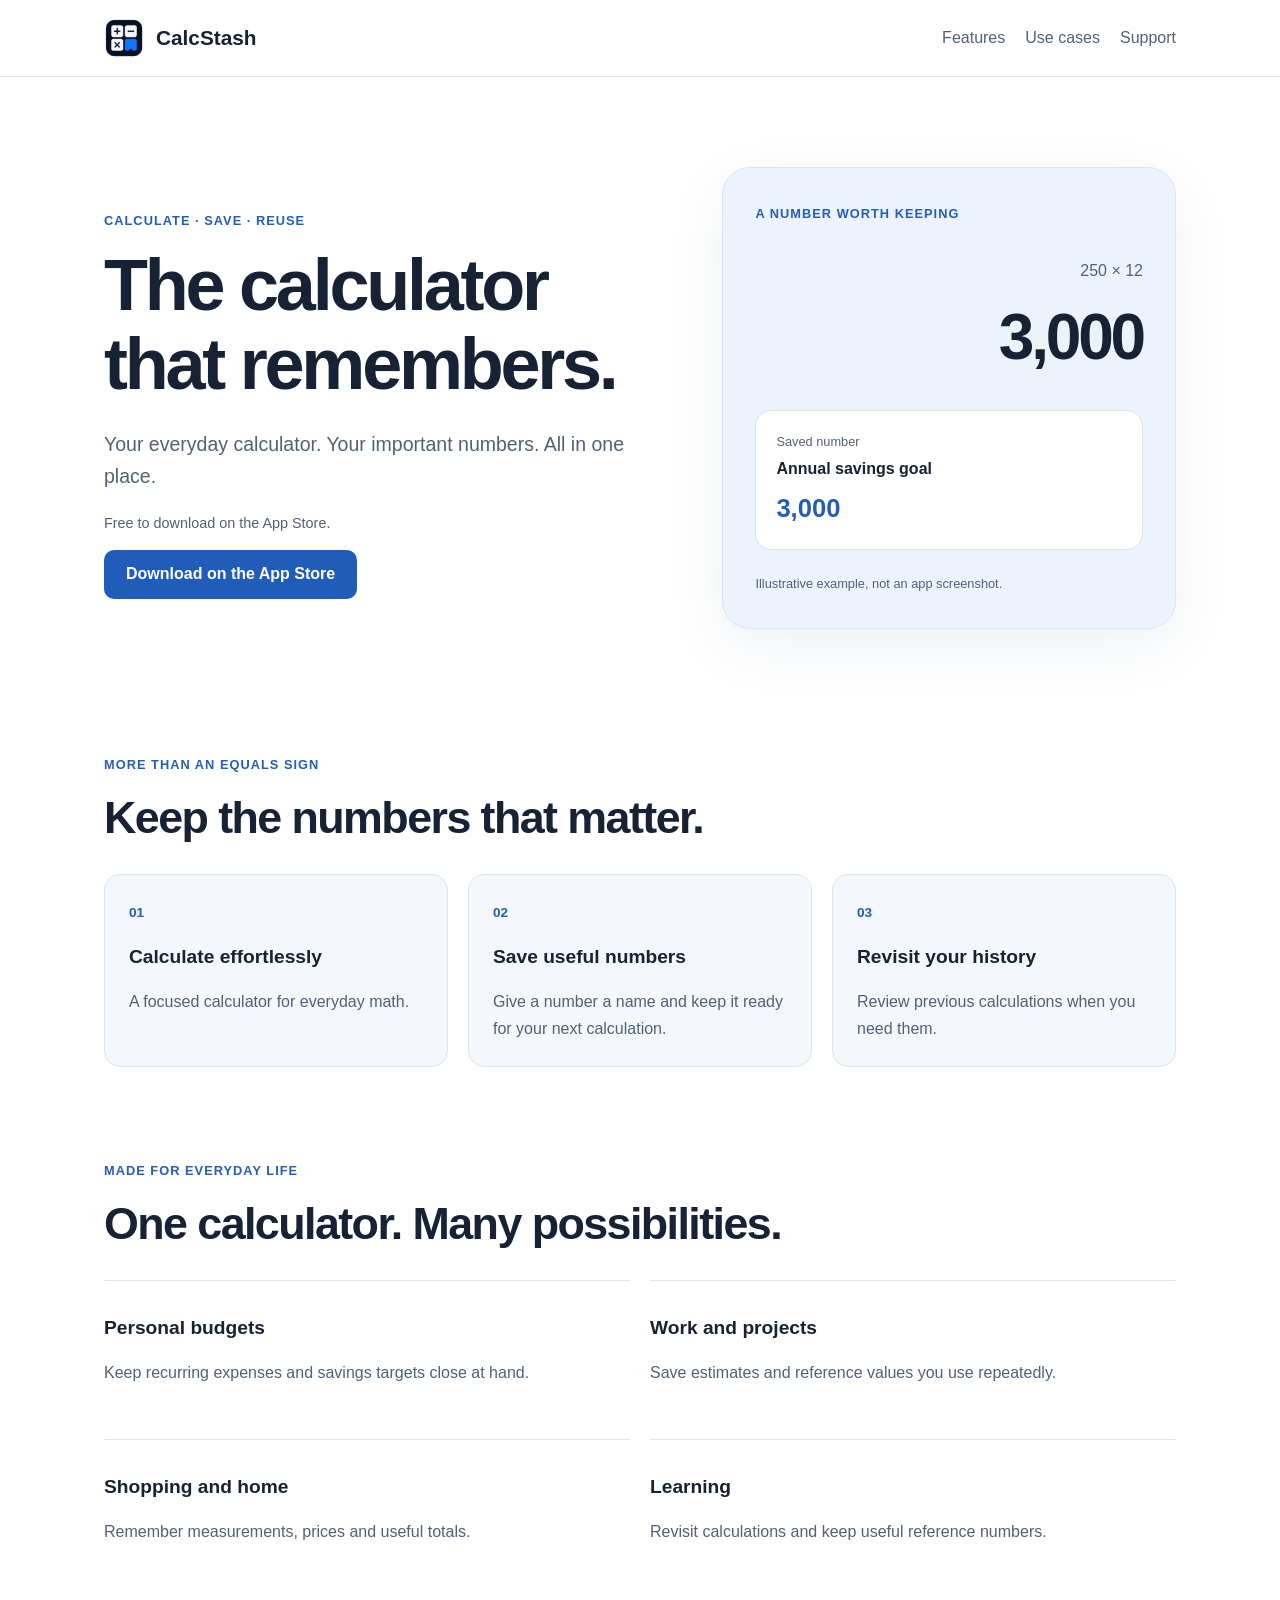
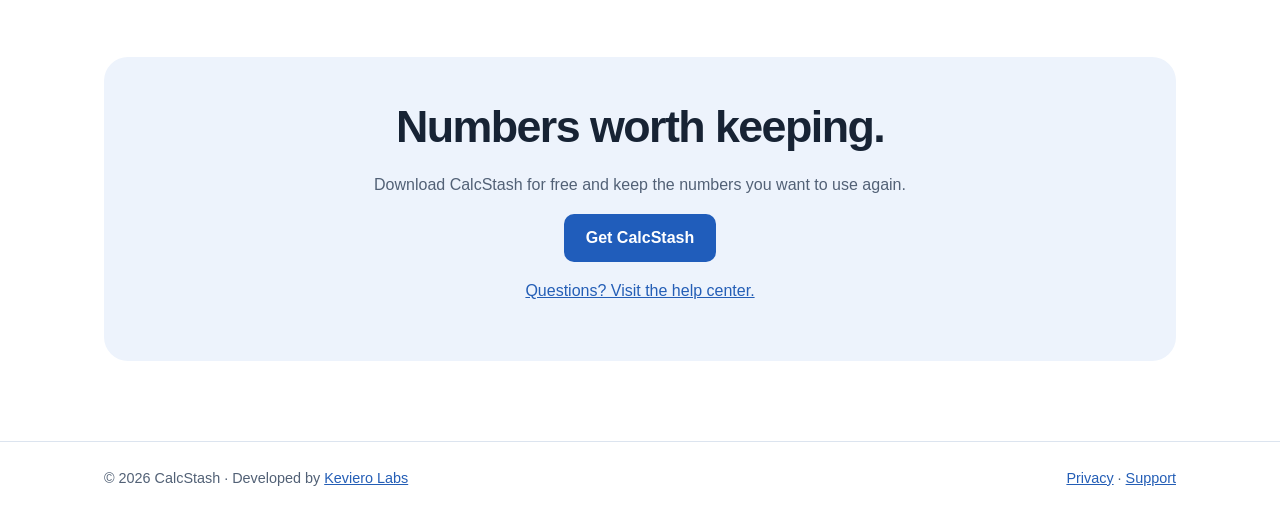
<file: index.html>
<!doctype html>
<html lang="en"><head><meta charset="utf-8"><meta name="viewport" content="width=device-width, initial-scale=1"><meta name="theme-color" content="#ffffff"><meta name="description" content="CalcStash is a free calculator that remembers. Calculate, name and save useful numbers, and revisit your calculation history."><meta property="og:title" content="CalcStash — The calculator that remembers"><meta property="og:description" content="Calculate today. Keep the numbers you need tomorrow."><meta name="twitter:card" content="summary"><meta property="og:site_name" content="CalcStash"><meta property="og:type" content="website"><meta property="og:url" content="https://calc-stash.com/"><link rel="canonical" href="https://calc-stash.com/"><title>CalcStash — The calculator that remembers</title><link rel="stylesheet" href="/styles.css"><meta name="apple-itunes-app" content="app-id=6825376806"><link rel="icon" type="image/svg+xml" href="/assets/calcstash-icon.svg"></head>
<body class="launch"><a class="skip" href="#main">Skip to content</a><header><div class="wrap"><nav aria-label="Main navigation"><a class="brand" href="/"><img class="brand-icon" src="/assets/calcstash-icon.svg" width="40" height="40" alt="">CalcStash</a><div class="links"><a href="#features">Features</a><a href="#examples">Use cases</a><a href="/support/">Support</a></div></nav></div></header>
<main id="main"><section class="wrap launch-hero"><div><p class="eyebrow">Calculate · Save · Reuse</p><h1>The calculator that remembers.</h1><p class="lead">Your everyday calculator. Your important numbers. All in one place.</p><p class="release-note">Free to download on the App Store.</p><a class="pill" href="https://apps.apple.com/us/app/calcstash/id6825376806">Download on the App Store</a></div><div class="concept" aria-label="Illustrative example of saving a calculation"><span class="eyebrow">A number worth keeping</span><div class="equation">250 × 12</div><div class="result">3,000</div><div class="saved"><span>Saved number</span><strong>Annual savings goal</strong><b>3,000</b></div><small>Illustrative example, not an app screenshot.</small></div></section>
<section class="wrap section" id="features"><p class="eyebrow">More than an equals sign</p><h2>Keep the numbers that matter.</h2><div class="cards"><article class="card"><span class="feature-number">01</span><h3>Calculate effortlessly</h3><p>A focused calculator for everyday math.</p></article><article class="card"><span class="feature-number">02</span><h3>Save useful numbers</h3><p>Give a number a name and keep it ready for your next calculation.</p></article><article class="card"><span class="feature-number">03</span><h3>Revisit your history</h3><p>Review previous calculations when you need them.</p></article></div></section>
<section class="wrap section" id="examples"><p class="eyebrow">Made for everyday life</p><h2>One calculator. Many possibilities.</h2><div class="examples"><article><h3>Personal budgets</h3><p>Keep recurring expenses and savings targets close at hand.</p></article><article><h3>Work and projects</h3><p>Save estimates and reference values you use repeatedly.</p></article><article><h3>Shopping and home</h3><p>Remember measurements, prices and useful totals.</p></article><article><h3>Learning</h3><p>Revisit calculations and keep useful reference numbers.</p></article></div></section>
<section class="wrap section"><div class="closing"><h2>Numbers worth keeping.</h2><p>Download CalcStash for free and keep the numbers you want to use again.</p><a class="pill" href="https://apps.apple.com/us/app/calcstash/id6825376806">Get CalcStash</a><p><a href="/support/">Questions? Visit the help center.</a></p></div></section></main>
<footer><div class="wrap"><span>© 2026 CalcStash · Developed by <a href="https://keviero.com/">Keviero Labs</a></span><span><a href="/privacy/">Privacy</a> · <a href="/support/">Support</a></span></div></footer></body></html>
</file>
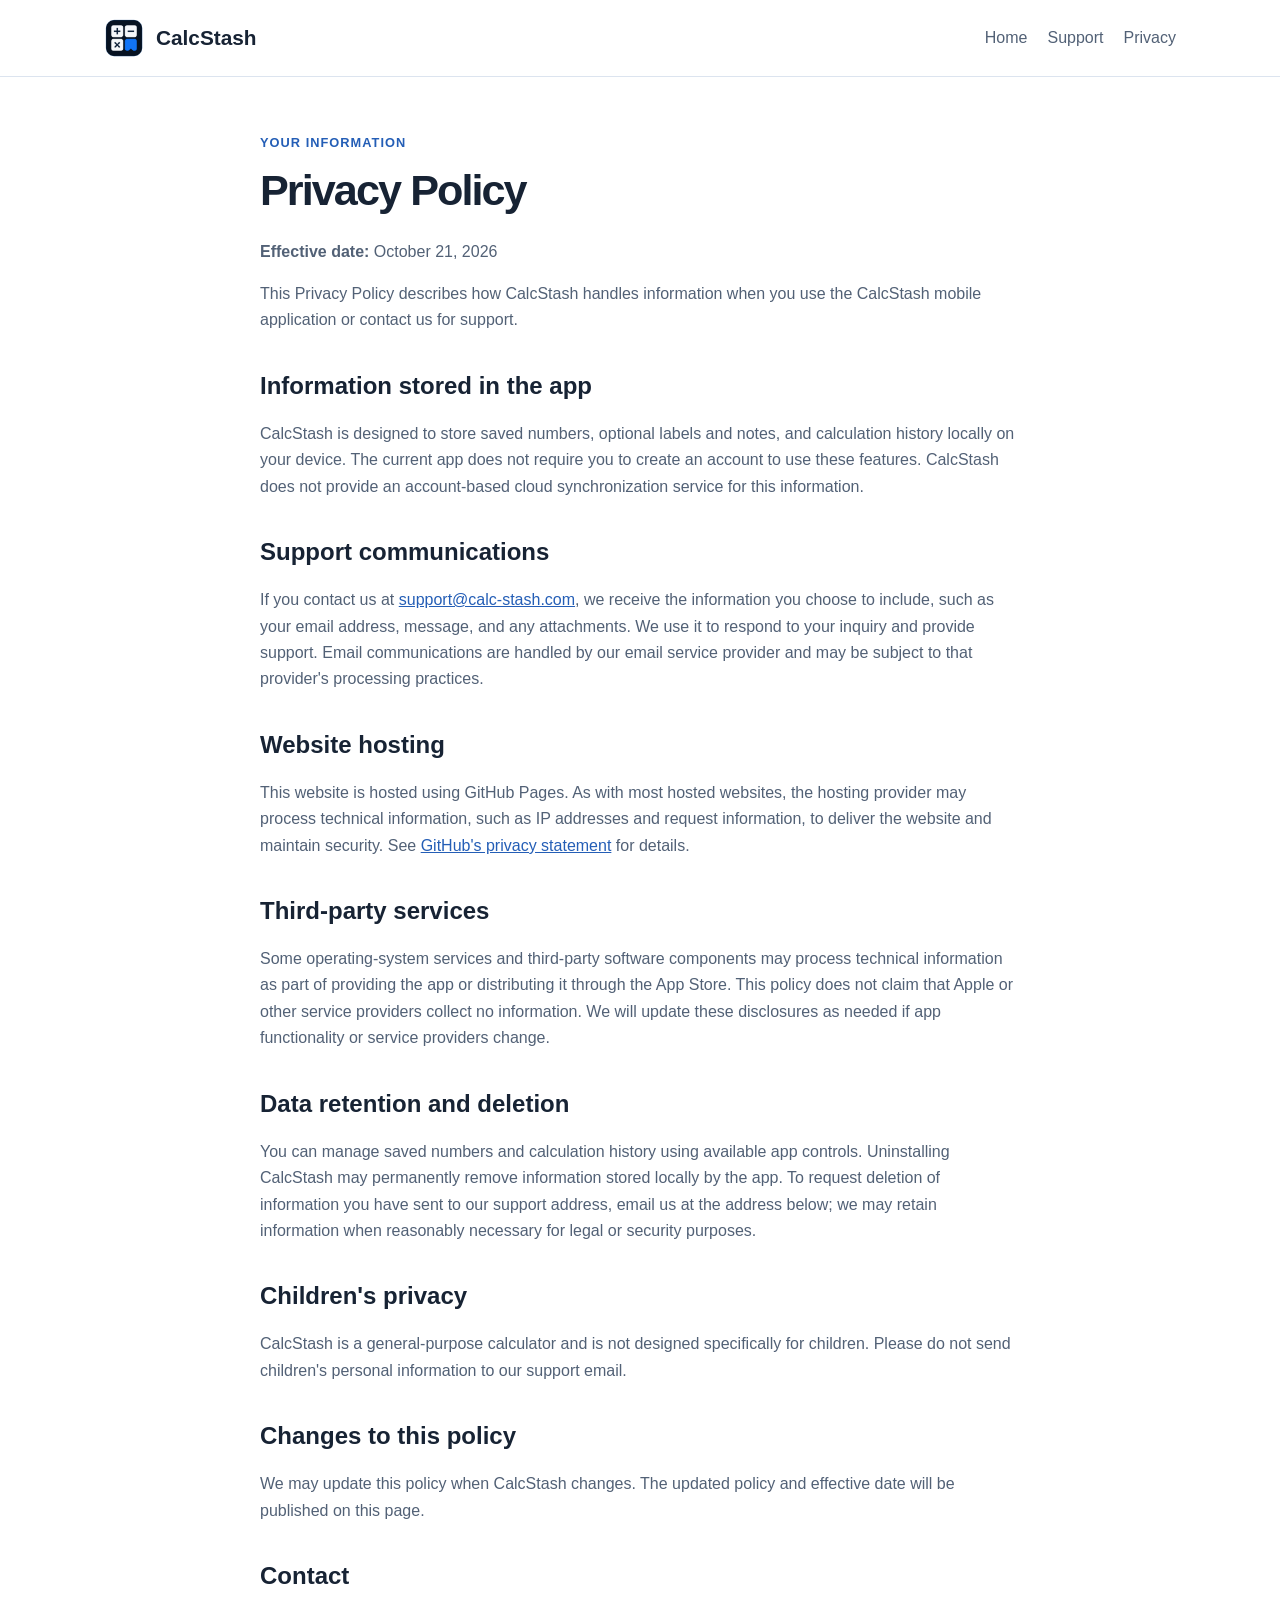
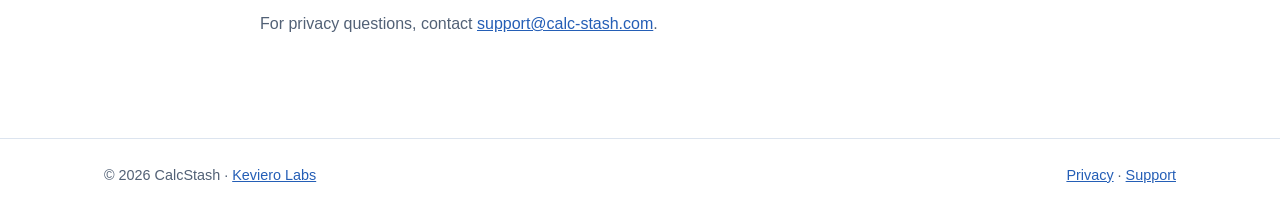
<file: privacy/index.html>
<!doctype html><html lang="en"><head><meta charset="utf-8"><meta name="viewport" content="width=device-width, initial-scale=1"><meta name="theme-color" content="#ffffff"><meta name="description" content="Read how CalcStash handles information and locally saved calculations."><title>Privacy Policy — CalcStash</title><link rel="stylesheet" href="/styles.css"><link rel="canonical" href="https://calc-stash.com/privacy/"><link rel="icon" type="image/svg+xml" href="/assets/calcstash-icon.svg"></head><body class="launch"><a class="skip" href="#main">Skip to content</a><header><div class="wrap"><nav aria-label="Main navigation"><a class="brand" href="/"><img class="brand-icon" src="/assets/calcstash-icon.svg" width="40" height="40" alt="">CalcStash</a><div class="links"><a href="/">Home</a><a href="/support/">Support</a><a href="/privacy/">Privacy</a></div></nav></div></header><main id="main" class="wrap"><article class="content"><div class="eyebrow">Your information</div><h1>Privacy Policy</h1><p><strong>Effective date:</strong> October 21, 2026</p><p>This Privacy Policy describes how CalcStash handles information when you use the CalcStash mobile application or contact us for support.</p><h2>Information stored in the app</h2><p>CalcStash is designed to store saved numbers, optional labels and notes, and calculation history locally on your device. The current app does not require you to create an account to use these features. CalcStash does not provide an account-based cloud synchronization service for this information.</p><h2>Support communications</h2><p>If you contact us at <a href="mailto:support@calc-stash.com">support@calc-stash.com</a>, we receive the information you choose to include, such as your email address, message, and any attachments. We use it to respond to your inquiry and provide support. Email communications are handled by our email service provider and may be subject to that provider's processing practices.</p><h2>Website hosting</h2><p>This website is hosted using GitHub Pages. As with most hosted websites, the hosting provider may process technical information, such as IP addresses and request information, to deliver the website and maintain security. See <a href="https://docs.github.com/en/site-policy/privacy-policies/github-general-privacy-statement">GitHub's privacy statement</a> for details.</p><h2>Third-party services</h2><p>Some operating-system services and third-party software components may process technical information as part of providing the app or distributing it through the App Store. This policy does not claim that Apple or other service providers collect no information. We will update these disclosures as needed if app functionality or service providers change.</p><h2>Data retention and deletion</h2><p>You can manage saved numbers and calculation history using available app controls. Uninstalling CalcStash may permanently remove information stored locally by the app. To request deletion of information you have sent to our support address, email us at the address below; we may retain information when reasonably necessary for legal or security purposes.</p><h2>Children's privacy</h2><p>CalcStash is a general-purpose calculator and is not designed specifically for children. Please do not send children's personal information to our support email.</p><h2>Changes to this policy</h2><p>We may update this policy when CalcStash changes. The updated policy and effective date will be published on this page.</p><h2>Contact</h2><p>For privacy questions, contact <a href="mailto:support@calc-stash.com">support@calc-stash.com</a>.</p></article></main><footer><div class="wrap"><span>© 2026 CalcStash · <a href="https://keviero.com/">Keviero Labs</a></span><span><a href="/privacy/">Privacy</a> · <a href="/support/">Support</a></span></div></footer></body></html>
</file>
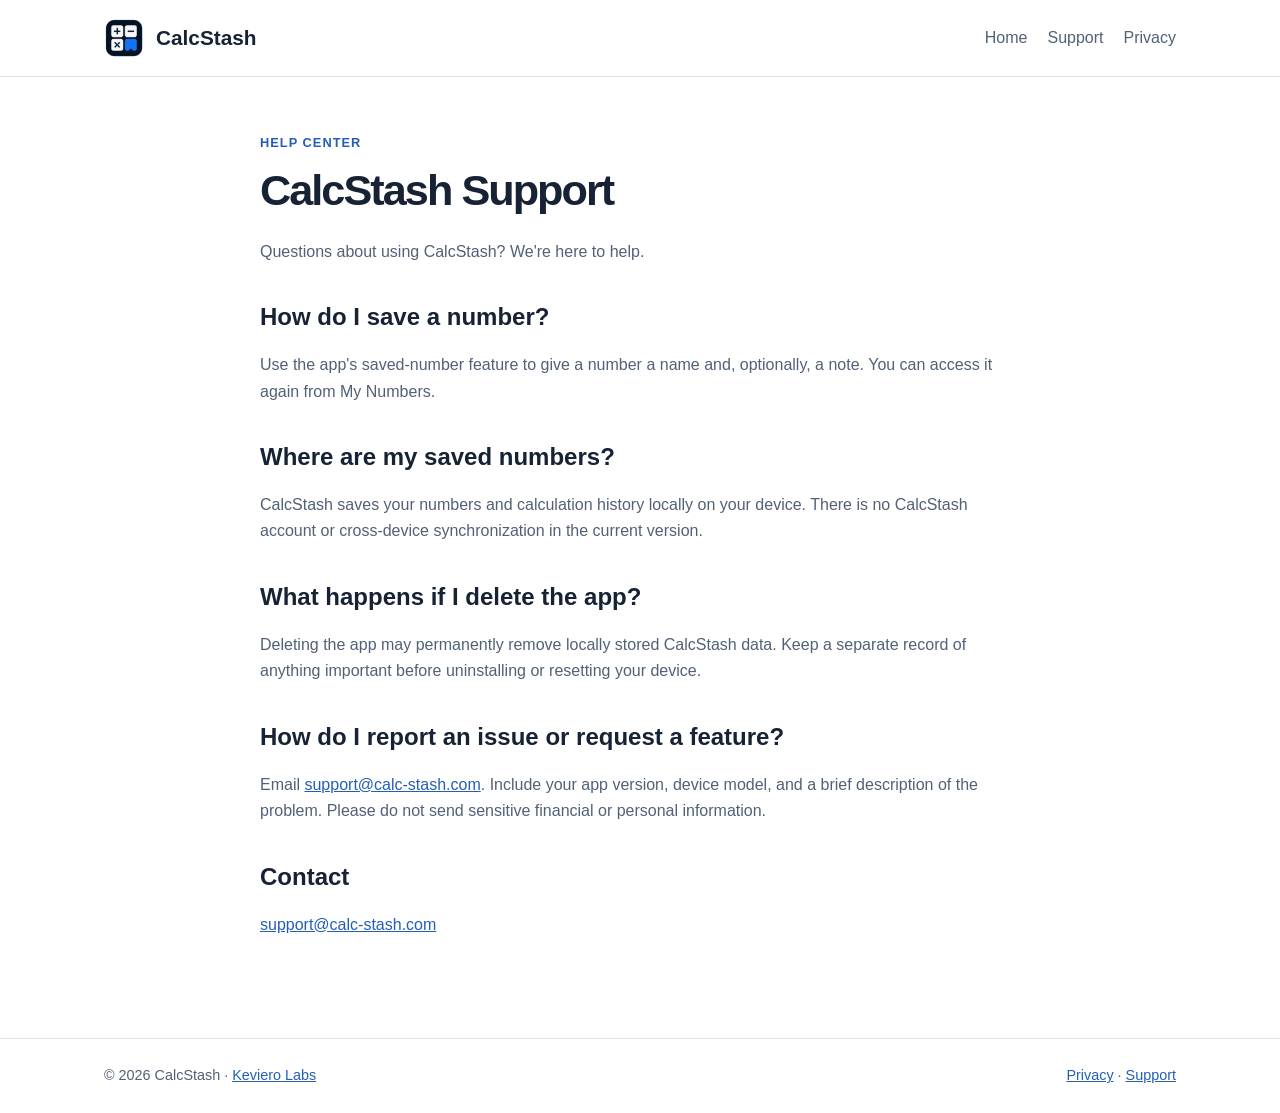
<file: support/index.html>
<!doctype html><html lang="en"><head><meta charset="utf-8"><meta name="viewport" content="width=device-width, initial-scale=1"><meta name="theme-color" content="#ffffff"><meta name="description" content="CalcStash support and frequently asked questions"><title>Support — CalcStash</title><link rel="stylesheet" href="/styles.css"><link rel="canonical" href="https://calc-stash.com/support/"><link rel="icon" type="image/svg+xml" href="/assets/calcstash-icon.svg"></head><body class="launch"><a class="skip" href="#main">Skip to content</a><header><div class="wrap"><nav aria-label="Main navigation"><a class="brand" href="/"><img class="brand-icon" src="/assets/calcstash-icon.svg" width="40" height="40" alt="">CalcStash</a><div class="links"><a href="/">Home</a><a href="/support/">Support</a><a href="/privacy/">Privacy</a></div></nav></div></header><main id="main" class="wrap"><article class="content"><div class="eyebrow">Help center</div><h1>CalcStash Support</h1><p>Questions about using CalcStash? We're here to help.</p><h2>How do I save a number?</h2><p>Use the app's saved-number feature to give a number a name and, optionally, a note. You can access it again from My Numbers.</p><h2>Where are my saved numbers?</h2><p>CalcStash saves your numbers and calculation history locally on your device. There is no CalcStash account or cross-device synchronization in the current version.</p><h2>What happens if I delete the app?</h2><p>Deleting the app may permanently remove locally stored CalcStash data. Keep a separate record of anything important before uninstalling or resetting your device.</p><h2>How do I report an issue or request a feature?</h2><p>Email <a href="mailto:support@calc-stash.com">support@calc-stash.com</a>. Include your app version, device model, and a brief description of the problem. Please do not send sensitive financial or personal information.</p><h2>Contact</h2><p><a href="mailto:support@calc-stash.com">support@calc-stash.com</a></p></article></main><footer><div class="wrap"><span>© 2026 CalcStash · <a href="https://keviero.com/">Keviero Labs</a></span><span><a href="/privacy/">Privacy</a> · <a href="/support/">Support</a></span></div></footer></body></html>
</file>
<file: styles.css>
:root{color-scheme:dark;--bg:#090e19;--surface:#131d30;--text:#f5f8ff;--muted:#a8b6cb;--blue:#4a91ff;--border:#2a3851}*{box-sizing:border-box}body{margin:0;background:var(--bg);color:var(--text);font-family:-apple-system,BlinkMacSystemFont,"Segoe UI",sans-serif;line-height:1.65}a{color:#83b5ff}a:hover{text-decoration:none}.wrap{max-width:960px;margin:auto;padding:0 24px}header{border-bottom:1px solid var(--border)}nav{display:flex;justify-content:space-between;align-items:center;gap:16px;min-height:76px}nav .brand{font-size:1.3rem;font-weight:750;color:white;text-decoration:none}nav .links{display:flex;gap:20px;flex-wrap:wrap}nav .links a{color:var(--muted);text-decoration:none}nav .links a:hover{color:white}.mark{display:inline-grid;place-items:center;background:#256de8;border-radius:11px;width:36px;height:36px;margin-right:10px;color:white}.hero{text-align:center;padding:100px 0 84px}.eyebrow{color:var(--blue);font-weight:650;letter-spacing:.08em;text-transform:uppercase;font-size:.8rem}h1{font-size:clamp(2.4rem,6vw,4.5rem);line-height:1.1;letter-spacing:-.045em;margin:14px 0 24px}h2{font-size:1.5rem;line-height:1.3}p{color:var(--muted)}.lead{font-size:1.22rem;max-width:600px;margin:0 auto 30px}.pill{display:inline-block;padding:11px 22px;background:#236ce5;color:white;text-decoration:none;border-radius:10px;font-weight:650}.cards{display:grid;grid-template-columns:repeat(3,1fr);gap:16px;margin:16px 0 90px}.card{background:var(--surface);border:1px solid var(--border);border-radius:16px;padding:24px}.card p{margin-bottom:0}.content{max-width:760px;margin:55px auto 100px}.content h1{font-size:2.7rem}.content h2{margin-top:36px}.content li{margin-bottom:10px;color:var(--muted)}footer{border-top:1px solid var(--border);padding:25px 0;color:var(--muted);font-size:.9rem}footer .wrap{display:flex;justify-content:space-between;gap:12px;flex-wrap:wrap}@media(max-width:640px){nav{align-items:flex-start;flex-direction:column;padding:18px 0}.hero{padding:70px 0}.cards{grid-template-columns:1fr;margin-bottom:60px}.content{margin:35px auto 70px}}
.launch{color-scheme:light;--bg:#fff;--surface:#f4f7fc;--text:#172334;--muted:#526176;--blue:#245eb6;--border:#dce4ef}.launch a{color:#245eb6}.launch nav .brand{color:var(--text)}.launch nav .links a:hover{color:var(--blue)}.launch .pill{color:white;background:#205dbb}.launch .wrap{max-width:1120px}.launch-hero{display:grid;grid-template-columns:1.1fr .9fr;align-items:center;gap:64px;padding-top:90px;padding-bottom:80px}.launch .lead{margin:0 0 20px}.release-note{font-size:.9rem}.concept{background:#edf3fc;border:1px solid var(--border);border-radius:28px;padding:32px;box-shadow:0 18px 60px #183b6712}.equation{text-align:right;color:var(--muted);margin-top:32px}.result{text-align:right;font-size:clamp(2rem,7vw,4rem);font-weight:700;letter-spacing:-.05em}.saved{display:grid;gap:4px;background:white;border:1px solid var(--border);border-radius:16px;padding:20px;margin:20px 0}.saved span,.concept small{font-size:.8rem;color:var(--muted)}.saved b{font-size:1.6rem;color:var(--blue)}.section{padding-top:32px;padding-bottom:48px;scroll-margin-top:24px}.section h2{font-size:clamp(1.8rem,4vw,2.8rem);letter-spacing:-.035em;margin:12px 0 28px}.launch .cards{margin:0;gap:20px}.feature-number{color:var(--blue);font-weight:700;font-size:.85rem}.launch h3{line-height:1.3;font-size:1.2rem}.examples{display:grid;grid-template-columns:1fr 1fr;gap:20px}.examples article{border-top:1px solid var(--border);padding:16px 0}.closing{background:#edf3fc;border-radius:24px;padding:40px;text-align:center}.closing h2{margin:0}.skip{position:absolute;left:12px;top:-100px;background:white;padding:12px;z-index:10}.skip:focus{top:12px}.launch a:focus-visible{outline:3px solid #245eb6;outline-offset:4px}.launch footer{margin-top:32px}@media(max-width:760px){.launch-hero{grid-template-columns:1fr;gap:32px;padding-top:48px;padding-bottom:40px}.launch .cards{grid-template-columns:1fr}.examples{grid-template-columns:1fr}.concept{padding:24px}.closing{padding:28px 18px}.launch nav{flex-wrap:wrap}.launch .links{gap:14px}}

nav .brand{display:inline-flex;align-items:center;gap:12px}.brand-icon{display:block;width:40px;height:40px;border-radius:10px;object-fit:contain;flex-shrink:0}

nav .brand{display:inline-flex;align-items:center;gap:12px}.brand-icon{display:block;width:40px;height:40px;border-radius:10px;object-fit:contain;flex-shrink:0}
</file>
